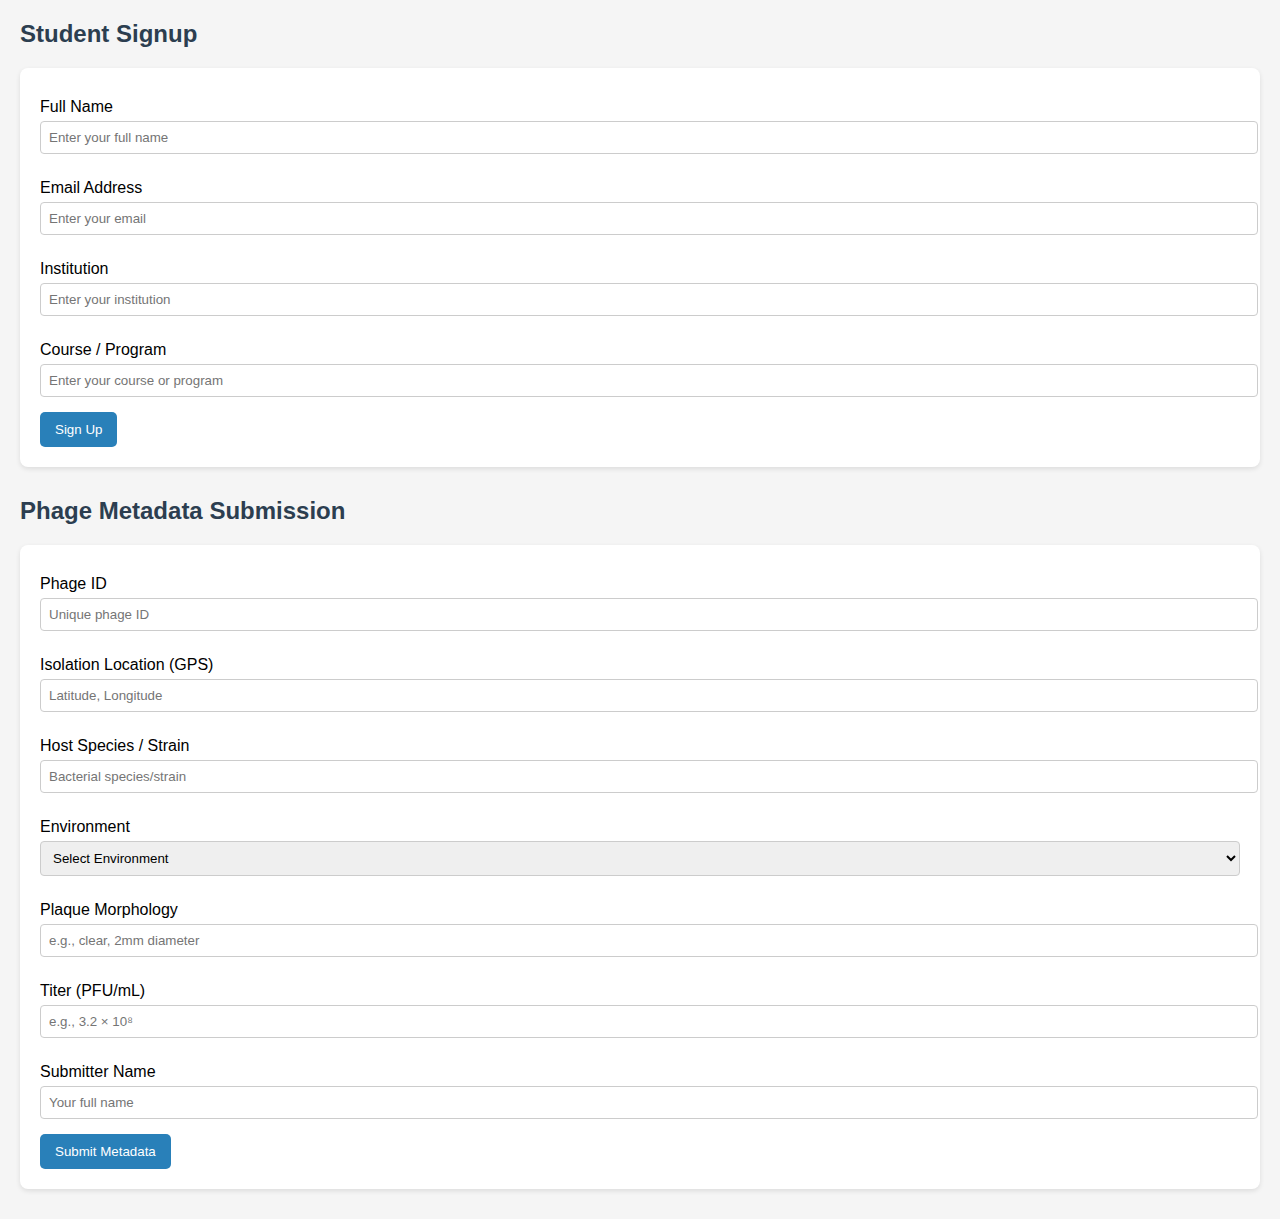
<file: signup.html>
<!DOCTYPE html>

<html lang="en">
<head>
  <meta charset="UTF-8">
  <meta name="viewport" content="width=device-width, initial-scale=1.0">
  <title>Kenya Phage Bank - Signup & Metadata</title>
  <style>
    body { font-family: Arial, sans-serif; margin: 20px; background-color: #f5f5f5; }
    h2 { color: #2c3e50; }
    form { background: white; padding: 20px; margin-bottom: 30px; border-radius: 8px; box-shadow: 0 2px 5px rgba(0,0,0,0.1);}
    label { display: block; margin: 10px 0 5px; }
    input, select, textarea { width: 100%; padding: 8px; margin-bottom: 15px; border-radius: 4px; border: 1px solid #ccc; }
    button { background-color: #2980b9; color: white; padding: 10px 15px; border: none; border-radius: 5px; cursor: pointer; }
    button:hover { background-color: #3498db; }
  </style>
</head>
<body>

  <h2>Student Signup</h2>
  <form id="signupForm">
    <label for="fullName">Full Name</label>
    <input type="text" id="fullName" name="fullName" placeholder="Enter your full name" required>

<label for="email">Email Address</label>
<input type="email" id="email" name="email" placeholder="Enter your email" required>

<label for="institution">Institution</label>
<input type="text" id="institution" name="institution" placeholder="Enter your institution" required>

<label for="course">Course / Program</label>
<input type="text" id="course" name="course" placeholder="Enter your course or program" required>

<button type="submit">Sign Up</button>

  </form>

  <h2>Phage Metadata Submission</h2>
  <form id="metadataForm">
    <label for="phageID">Phage ID</label>
    <input type="text" id="phageID" name="phageID" placeholder="Unique phage ID" required>

<label for="gpsLocation">Isolation Location (GPS)</label>
<input type="text" id="gpsLocation" name="gpsLocation" placeholder="Latitude, Longitude" required>

<label for="hostSpecies">Host Species / Strain</label>
<input type="text" id="hostSpecies" name="hostSpecies" placeholder="Bacterial species/strain" required>

<label for="environment">Environment</label>
<select id="environment" name="environment" required>
  <option value="">Select Environment</option>
  <option value="Soil">Soil</option>
  <option value="River">River / Water</option>
  <option value="Clinical">Clinical Sample</option>
  <option value="Animal">Animal Sample</option>
  <option value="Plant">Plant Sample</option>
  <option value="Sewage">Sewage / Wastewater</option>
</select>

<label for="plaqueMorphology">Plaque Morphology</label>
<input type="text" id="plaqueMorphology" name="plaqueMorphology" placeholder="e.g., clear, 2mm diameter" required>

<label for="titer">Titer (PFU/mL)</label>
<input type="text" id="titer" name="titer" placeholder="e.g., 3.2 × 10⁸" required>

<label for="submitter">Submitter Name</label>
<input type="text" id="submitter" name="submitter" placeholder="Your full name" required>

<button type="submit">Submit Metadata</button>

  </form>

</body>
</html>
</file>
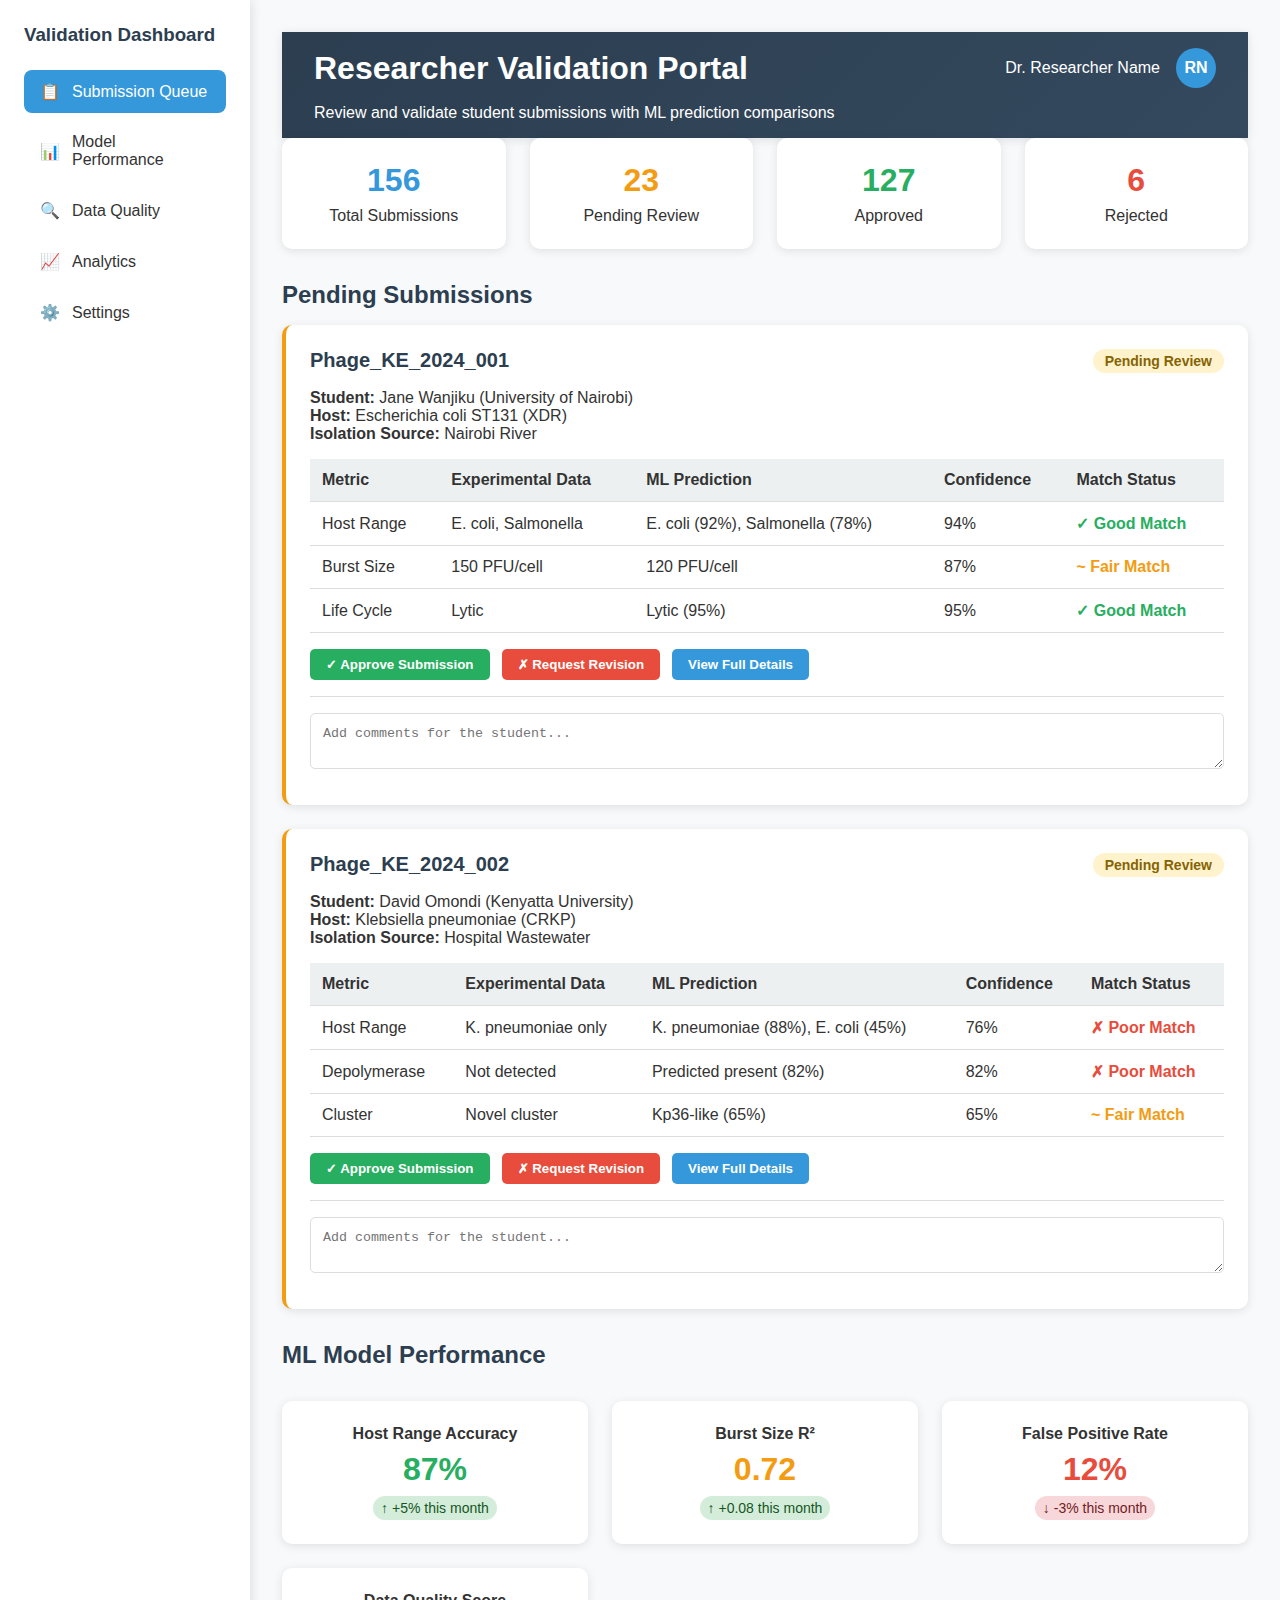
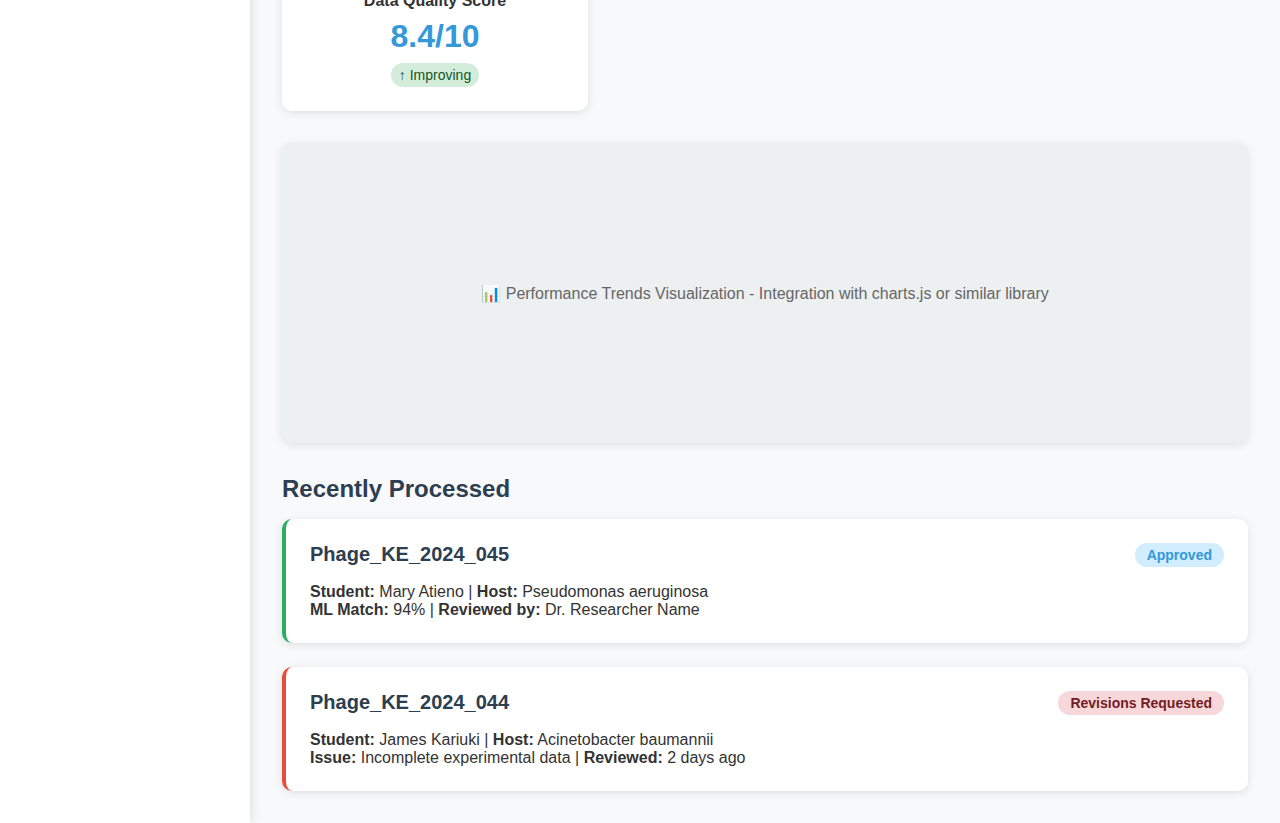
<file: validation-dashboard.html>
<!DOCTYPE html>
<html lang="en">
<head>
    <meta charset="UTF-8">
    <meta name="viewport" content="width=device-width, initial-scale=1.0">
    <title>Researcher Validation Dashboard - Kenya National Phage Bank</title>
    <style>
        :root {
            --primary: #2c3e50;
            --secondary: #3498db;
            --success: #27ae60;
            --warning: #f39c12;
            --danger: #e74c3c;
            --light: #ecf0f1;
            --dark: #34495e;
        }
        
        * {
            margin: 0;
            padding: 0;
            box-sizing: border-box;
        }
        
        body {
            font-family: 'Segoe UI', Tahoma, Geneva, Verdana, sans-serif;
            background-color: #f8f9fa;
            color: #333;
        }
        
        /* Header Styles */
        .dashboard-header {
            background: linear-gradient(135deg, var(--primary), var(--dark));
            color: white;
            padding: 1rem 2rem;
            box-shadow: 0 2px 10px rgba(0,0,0,0.1);
        }
        
        .header-top {
            display: flex;
            justify-content: space-between;
            align-items: center;
            margin-bottom: 1rem;
        }
        
        .researcher-info {
            display: flex;
            align-items: center;
            gap: 1rem;
        }
        
        .avatar {
            width: 40px;
            height: 40px;
            border-radius: 50%;
            background-color: var(--secondary);
            display: flex;
            align-items: center;
            justify-content: center;
            font-weight: bold;
        }
        
        /* Main Layout */
        .dashboard-container {
            display: grid;
            grid-template-columns: 250px 1fr;
            min-height: 100vh;
        }
        
        /* Sidebar */
        .sidebar {
            background-color: white;
            padding: 1.5rem;
            box-shadow: 2px 0 10px rgba(0,0,0,0.1);
        }
        
        .nav-item {
            padding: 0.75rem 1rem;
            margin: 0.5rem 0;
            border-radius: 8px;
            cursor: pointer;
            transition: all 0.3s ease;
            display: flex;
            align-items: center;
            gap: 0.75rem;
        }
        
        .nav-item.active {
            background-color: var(--secondary);
            color: white;
        }
        
        .nav-item:hover:not(.active) {
            background-color: var(--light);
        }
        
        /* Main Content */
        .main-content {
            padding: 2rem;
        }
        
        .stats-grid {
            display: grid;
            grid-template-columns: repeat(auto-fit, minmax(200px, 1fr));
            gap: 1.5rem;
            margin-bottom: 2rem;
        }
        
        .stat-card {
            background: white;
            padding: 1.5rem;
            border-radius: 10px;
            box-shadow: 0 2px 10px rgba(0,0,0,0.1);
            text-align: center;
        }
        
        .stat-number {
            font-size: 2rem;
            font-weight: bold;
            margin-bottom: 0.5rem;
        }
        
        .stat-pending { color: var(--warning); }
        .stat-approved { color: var(--success); }
        .stat-rejected { color: var(--danger); }
        .stat-total { color: var(--secondary); }
        
        /* Submission Cards */
        .submissions-grid {
            display: grid;
            gap: 1.5rem;
        }
        
        .submission-card {
            background: white;
            border-radius: 10px;
            padding: 1.5rem;
            box-shadow: 0 2px 10px rgba(0,0,0,0.1);
            border-left: 4px solid var(--warning);
        }
        
        .submission-card.approved {
            border-left-color: var(--success);
        }
        
        .submission-card.rejected {
            border-left-color: var(--danger);
        }
        
        .card-header {
            display: flex;
            justify-content: space-between;
            align-items: start;
            margin-bottom: 1rem;
        }
        
        .phage-id {
            font-size: 1.25rem;
            font-weight: bold;
            color: var(--primary);
        }
        
        .status-badge {
            padding: 0.25rem 0.75rem;
            border-radius: 20px;
            font-size: 0.875rem;
            font-weight: bold;
        }
        
        .status-pending { background-color: #fff3cd; color: #856404; }
        .status-approved { background-color: #d1edff; color: var(--secondary); }
        .status-rejected { background-color: #f8d7da; color: #721c24; }
        
        .comparison-table {
            width: 100%;
            border-collapse: collapse;
            margin: 1rem 0;
        }
        
        .comparison-table th,
        .comparison-table td {
            padding: 0.75rem;
            text-align: left;
            border-bottom: 1px solid #ddd;
        }
        
        .comparison-table th {
            background-color: var(--light);
            font-weight: 600;
        }
        
        .match-good { color: var(--success); font-weight: bold; }
        .match-fair { color: var(--warning); font-weight: bold; }
        .match-poor { color: var(--danger); font-weight: bold; }
        
        .validation-actions {
            display: flex;
            gap: 0.75rem;
            margin-top: 1rem;
        }
        
        .btn {
            padding: 0.5rem 1rem;
            border: none;
            border-radius: 5px;
            cursor: pointer;
            font-weight: 600;
            transition: all 0.3s ease;
        }
        
        .btn-approve { background-color: var(--success); color: white; }
        .btn-reject { background-color: var(--danger); color: white; }
        .btn-details { background-color: var(--secondary); color: white; }
        
        .btn:hover {
            opacity: 0.9;
            transform: translateY(-1px);
        }
        
        /* Model Performance Section */
        .metrics-grid {
            display: grid;
            grid-template-columns: repeat(auto-fit, minmax(250px, 1fr));
            gap: 1.5rem;
            margin: 2rem 0;
        }
        
        .metric-card {
            background: white;
            padding: 1.5rem;
            border-radius: 10px;
            box-shadow: 0 2px 10px rgba(0,0,0,0.1);
            text-align: center;
        }
        
        .metric-value {
            font-size: 2rem;
            font-weight: bold;
            margin: 0.5rem 0;
        }
        
        .metric-trend {
            font-size: 0.875rem;
            padding: 0.25rem 0.5rem;
            border-radius: 15px;
            display: inline-block;
        }
        
        .trend-up { background-color: #d4edda; color: #155724; }
        .trend-down { background-color: #f8d7da; color: #721c24; }
        
        /* Charts placeholder */
        .chart-container {
            background: white;
            padding: 1.5rem;
            border-radius: 10px;
            box-shadow: 0 2px 10px rgba(0,0,0,0.1);
            margin: 2rem 0;
            height: 300px;
            display: flex;
            align-items: center;
            justify-content: center;
            background-color: var(--light);
        }
        
        /* Comment Section */
        .comment-section {
            margin-top: 1rem;
            padding-top: 1rem;
            border-top: 1px solid #ddd;
        }
        
        .comment-input {
            width: 100%;
            padding: 0.75rem;
            border: 1px solid #ddd;
            border-radius: 5px;
            margin-bottom: 0.5rem;
            resize: vertical;
        }
    </style>
</head>
<body>
    <div class="dashboard-container">
        <!-- Sidebar -->
        <div class="sidebar">
            <h3 style="margin-bottom: 1.5rem; color: var(--primary);">Validation Dashboard</h3>
            <div class="nav-item active">
                <span>📋</span> Submission Queue
            </div>
            <div class="nav-item">
                <span>📊</span> Model Performance
            </div>
            <div class="nav-item">
                <span>🔍</span> Data Quality
            </div>
            <div class="nav-item">
                <span>📈</span> Analytics
            </div>
            <div class="nav-item">
                <span>⚙️</span> Settings
            </div>
        </div>

        <!-- Main Content -->
        <div class="main-content">
            <!-- Header -->
            <div class="dashboard-header">
                <div class="header-top">
                    <h1>Researcher Validation Portal</h1>
                    <div class="researcher-info">
                        <span>Dr. Researcher Name</span>
                        <div class="avatar">RN</div>
                    </div>
                </div>
                <p>Review and validate student submissions with ML prediction comparisons</p>
            </div>

            <!-- Statistics -->
            <div class="stats-grid">
                <div class="stat-card">
                    <div class="stat-number stat-total">156</div>
                    <div>Total Submissions</div>
                </div>
                <div class="stat-card">
                    <div class="stat-number stat-pending">23</div>
                    <div>Pending Review</div>
                </div>
                <div class="stat-card">
                    <div class="stat-number stat-approved">127</div>
                    <div>Approved</div>
                </div>
                <div class="stat-card">
                    <div class="stat-number stat-rejected">6</div>
                    <div>Rejected</div>
                </div>
            </div>

            <!-- Pending Submissions -->
            <h2 style="margin-bottom: 1rem; color: var(--primary);">Pending Submissions</h2>
            <div class="submissions-grid">
                
                <!-- Submission Card 1 -->
                <div class="submission-card">
                    <div class="card-header">
                        <div class="phage-id">Phage_KE_2024_001</div>
                        <div class="status-badge status-pending">Pending Review</div>
                    </div>
                    
                    <p><strong>Student:</strong> Jane Wanjiku (University of Nairobi)</p>
                    <p><strong>Host:</strong> Escherichia coli ST131 (XDR)</p>
                    <p><strong>Isolation Source:</strong> Nairobi River</p>
                    
                    <table class="comparison-table">
                        <thead>
                            <tr>
                                <th>Metric</th>
                                <th>Experimental Data</th>
                                <th>ML Prediction</th>
                                <th>Confidence</th>
                                <th>Match Status</th>
                            </tr>
                        </thead>
                        <tbody>
                            <tr>
                                <td>Host Range</td>
                                <td>E. coli, Salmonella</td>
                                <td>E. coli (92%), Salmonella (78%)</td>
                                <td>94%</td>
                                <td class="match-good">✓ Good Match</td>
                            </tr>
                            <tr>
                                <td>Burst Size</td>
                                <td>150 PFU/cell</td>
                                <td>120 PFU/cell</td>
                                <td>87%</td>
                                <td class="match-fair">~ Fair Match</td>
                            </tr>
                            <tr>
                                <td>Life Cycle</td>
                                <td>Lytic</td>
                                <td>Lytic (95%)</td>
                                <td>95%</td>
                                <td class="match-good">✓ Good Match</td>
                            </tr>
                        </tbody>
                    </table>
                    
                    <div class="validation-actions">
                        <button class="btn btn-approve">✓ Approve Submission</button>
                        <button class="btn btn-reject">✗ Request Revision</button>
                        <button class="btn btn-details">View Full Details</button>
                    </div>
                    
                    <div class="comment-section">
                        <textarea class="comment-input" placeholder="Add comments for the student..."></textarea>
                    </div>
                </div>

                <!-- Submission Card 2 -->
                <div class="submission-card">
                    <div class="card-header">
                        <div class="phage-id">Phage_KE_2024_002</div>
                        <div class="status-badge status-pending">Pending Review</div>
                    </div>
                    
                    <p><strong>Student:</strong> David Omondi (Kenyatta University)</p>
                    <p><strong>Host:</strong> Klebsiella pneumoniae (CRKP)</p>
                    <p><strong>Isolation Source:</strong> Hospital Wastewater</p>
                    
                    <table class="comparison-table">
                        <thead>
                            <tr>
                                <th>Metric</th>
                                <th>Experimental Data</th>
                                <th>ML Prediction</th>
                                <th>Confidence</th>
                                <th>Match Status</th>
                            </tr>
                        </thead>
                        <tbody>
                            <tr>
                                <td>Host Range</td>
                                <td>K. pneumoniae only</td>
                                <td>K. pneumoniae (88%), E. coli (45%)</td>
                                <td>76%</td>
                                <td class="match-poor">✗ Poor Match</td>
                            </tr>
                            <tr>
                                <td>Depolymerase</td>
                                <td>Not detected</td>
                                <td>Predicted present (82%)</td>
                                <td>82%</td>
                                <td class="match-poor">✗ Poor Match</td>
                            </tr>
                            <tr>
                                <td>Cluster</td>
                                <td>Novel cluster</td>
                                <td>Kp36-like (65%)</td>
                                <td>65%</td>
                                <td class="match-fair">~ Fair Match</td>
                            </tr>
                        </tbody>
                    </table>
                    
                    <div class="validation-actions">
                        <button class="btn btn-approve">✓ Approve Submission</button>
                        <button class="btn btn-reject">✗ Request Revision</button>
                        <button class="btn btn-details">View Full Details</button>
                    </div>
                    
                    <div class="comment-section">
                        <textarea class="comment-input" placeholder="Add comments for the student..."></textarea>
                    </div>
                </div>
            </div>

            <!-- Model Performance Section -->
            <h2 style="margin: 2rem 0 1rem 0; color: var(--primary);">ML Model Performance</h2>
            <div class="metrics-grid">
                <div class="metric-card">
                    <h4>Host Range Accuracy</h4>
                    <div class="metric-value" style="color: var(--success);">87%</div>
                    <div class="metric-trend trend-up">↑ +5% this month</div>
                </div>
                <div class="metric-card">
                    <h4>Burst Size R²</h4>
                    <div class="metric-value" style="color: var(--warning);">0.72</div>
                    <div class="metric-trend trend-up">↑ +0.08 this month</div>
                </div>
                <div class="metric-card">
                    <h4>False Positive Rate</h4>
                    <div class="metric-value" style="color: var(--danger);">12%</div>
                    <div class="metric-trend trend-down">↓ -3% this month</div>
                </div>
                <div class="metric-card">
                    <h4>Data Quality Score</h4>
                    <div class="metric-value" style="color: var(--secondary);">8.4/10</div>
                    <div class="metric-trend trend-up">↑ Improving</div>
                </div>
            </div>

            <!-- Charts Placeholder -->
            <div class="chart-container">
                <p style="color: #666;">📊 Performance Trends Visualization - Integration with charts.js or similar library</p>
            </div>

            <!-- Recently Processed -->
            <h2 style="margin: 2rem 0 1rem 0; color: var(--primary);">Recently Processed</h2>
            <div class="submissions-grid">
                <div class="submission-card approved">
                    <div class="card-header">
                        <div class="phage-id">Phage_KE_2024_045</div>
                        <div class="status-badge status-approved">Approved</div>
                    </div>
                    <p><strong>Student:</strong> Mary Atieno | <strong>Host:</strong> Pseudomonas aeruginosa</p>
                    <p><strong>ML Match:</strong> 94% | <strong>Reviewed by:</strong> Dr. Researcher Name</p>
                </div>
                
                <div class="submission-card rejected">
                    <div class="card-header">
                        <div class="phage-id">Phage_KE_2024_044</div>
                        <div class="status-badge status-rejected">Revisions Requested</div>
                    </div>
                    <p><strong>Student:</strong> James Kariuki | <strong>Host:</strong> Acinetobacter baumannii</p>
                    <p><strong>Issue:</strong> Incomplete experimental data | <strong>Reviewed:</strong> 2 days ago</p>
                </div>
            </div>
        </div>
    </div>

    <script>
        // Simple interactive functionality
        document.addEventListener('DOMContentLoaded', function() {
            // Approve button functionality
            document.querySelectorAll('.btn-approve').forEach(button => {
                button.addEventListener('click', function() {
                    const card = this.closest('.submission-card');
                    const phageId = card.querySelector('.phage-id').textContent;
                    if (confirm(`Approve ${phageId}? This will move it to the approved database.`)) {
                        card.style.opacity = '0.7';
                        card.querySelector('.status-badge').className = 'status-badge status-approved';
                        card.querySelector('.status-badge').textContent = 'Approved';
                        // In real implementation, send API request to update status
                    }
                });
            });

            // Reject button functionality
            document.querySelectorAll('.btn-reject').forEach(button => {
                button.addEventListener('click', function() {
                    const card = this.closest('.submission-card');
                    const comment = card.querySelector('.comment-input').value;
                    if (!comment) {
                        alert('Please provide feedback comments before requesting revision.');
                        return;
                    }
                    const phageId = card.querySelector('.phage-id').textContent;
                    if (confirm(`Request revisions for ${phageId}?`)) {
                        card.style.opacity = '0.7';
                        card.querySelector('.status-badge').className = 'status-badge status-rejected';
                        card.querySelector('.status-badge').textContent = 'Revisions Requested';
                        // In real implementation, send API request to update status and comments
                    }
                });
            });

            // Navigation
            document.querySelectorAll('.nav-item').forEach(item => {
                item.addEventListener('click', function() {
                    document.querySelectorAll('.nav-item').forEach(nav => nav.classList.remove('active'));
                    this.classList.add('active');
                    // In real implementation, load different dashboard sections
                });
            });
        });
    </script>
</body>
</html>
</file>
